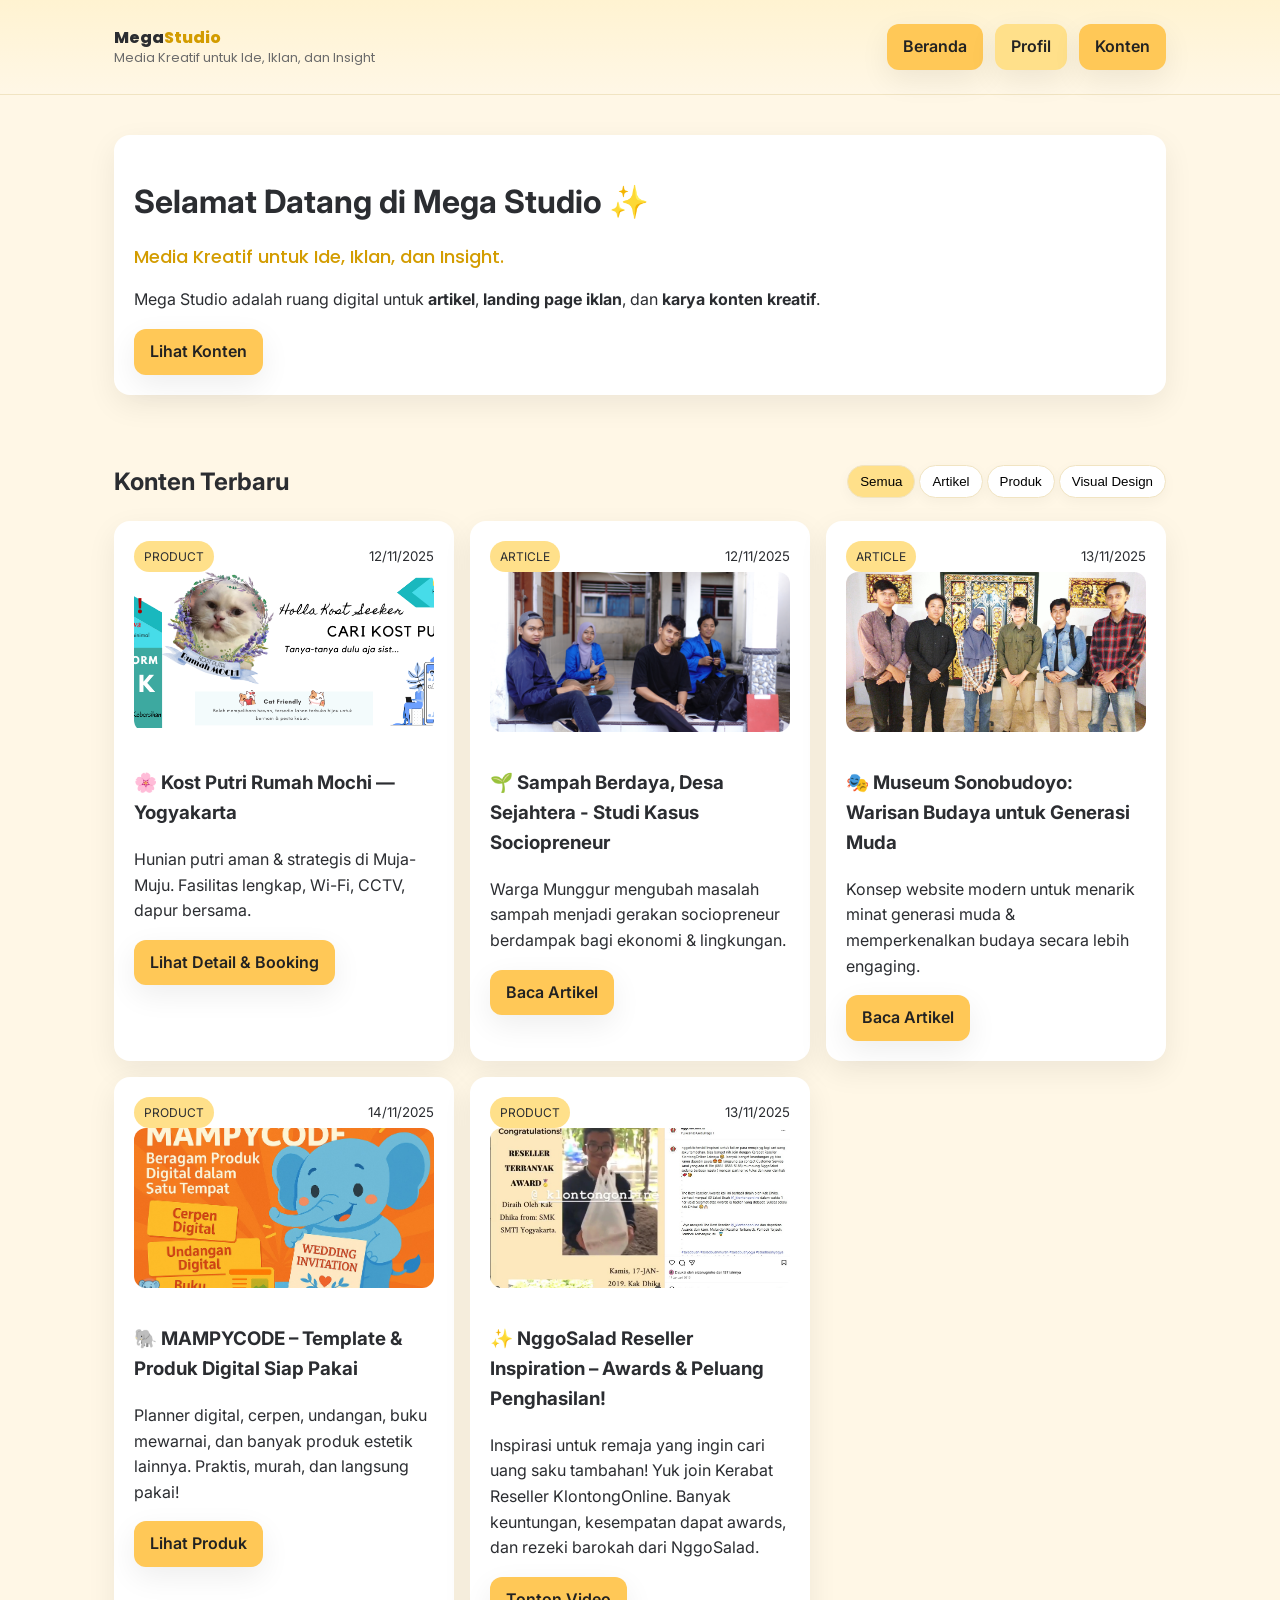
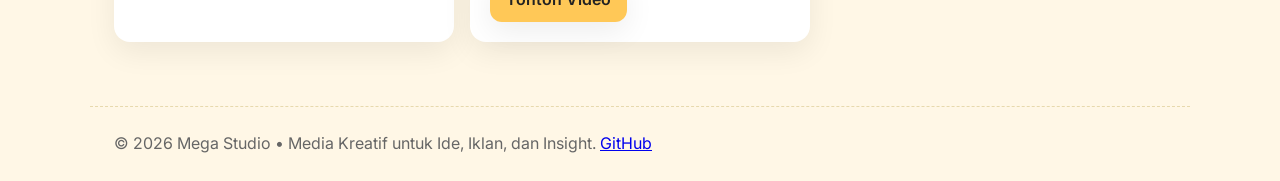
<file: index.html>
<!doctype html>
<html lang="id">
<head>
  <meta charset="utf-8">
  <meta name="viewport" content="width=device-width, initial-scale=1">

  <title>MegaStudio — Media Kreatif untuk Ide, Iklan, dan Insight</title>
  
  <!-- SEO Utama -->
  <meta name="description" content="MegaStudio adalah ruang digital untuk artikel, landing page iklan, dan karya konten kreatif. Hadir sebagai media kreatif untuk ide, iklan, dan insight.">
  <meta name="keywords" content="artikel, landing page, konten digital, megastudio, jasa konten, desain, pemasaran digital">
  <meta name="author" content="MegaStudio">
   <!-- rebuild -->
  <!-- Canonical URL -->
  <link rel="canonical" href="https://ega-yuli.github.io/megastudio">

  <!-- Open Graph (untuk preview di WhatsApp, Facebook) -->
  <meta property="og:title" content="MegaStudio — Media Kreatif untuk Ide, Iklan, dan Insight">
  <meta property="og:description" content="Media kreatif untuk artikel, landing page, produk, dan insight digital.">
  <meta property="og:image" content="https://ega-yuli.github.io/megastudio/assets/img/og-banner.jpg">
  <meta property="og:url" content="https://ega-yuli.github.io/megastudio">
  <meta property="og:type" content="website">

  <!-- Twitter Card -->
  <meta name="twitter:card" content="summary_large_image">
  <meta name="twitter:title" content="MegaStudio — Media Kreatif untuk Ide, Iklan, dan Insight">
  <meta name="twitter:description" content="Ruang digital untuk artikel, landing page, dan karya konten kreatif.">
  <meta name="twitter:image" content="https://ega-yuli.github.io/megastudio/assets/img/banner.png">

  <!-- JSON-LD (Schema.org) untuk SEO Google -->
  <script type="application/ld+json">
  {
    "@context": "https://schema.org",
    "@type": "WebSite",
    "name": "MegaStudio",
    "url": "https://ega-yuli.github.io/megastudio",
    "description": "Media kreatif untuk artikel, landing page iklan, dan karya konten kreatif.",
    "publisher": {
      "@type": "Organization",
      "name": "MegaStudio"
    }
  }
  </script>

  <!-- Google tag (gtag.js) -->
  <script async src="https://www.googletagmanager.com/gtag/js?id=G-271N5VDY4J"></script>
  <script>
    window.dataLayer = window.dataLayer || [];
    function gtag(){dataLayer.push(arguments);}
    gtag('js', new Date());

    gtag('config', 'G-271N5VDY4J');
  </script>

  <!-- Fonts & Styles -->
  <link rel="preconnect" href="https://fonts.googleapis.com">
  <link href="https://fonts.googleapis.com/css2?family=Inter:wght@400;600&family=Poppins:wght@600;700&display=swap" rel="stylesheet">
  <link rel="stylesheet" href="assets/style.css">
  <link rel="stylesheet" href="https://cdnjs.cloudflare.com/ajax/libs/font-awesome/6.5.0/css/all.min.css">

  <!-- Google Search Console Verification -->
  <meta name="google-site-verification" content="9eh9Wz8AyoGqllI-QD3E3LhLz7m4baIB3uU6fOEN6kQ" /> 
</head>

<body>
  <nav class="nav">
    <div class="container nav-inner">
      <div class="brand">Mega<span class="brand-accent">Studio</span>
      <span class="tagline">Media Kreatif untuk Ide, Iklan, dan Insight</span></div>
      <div class="nav-links">
        <a href="index.html" class="btn">Beranda</a>
        <a href="profile.html" class="btn btn-light">Profil</a>
        <a href="#konten" class="btn">Konten</a>
      </div>
    </div>
  </nav>

  <header class="hero container">
    <div class="card">
      <h1>Selamat Datang di Mega Studio ✨</h1>
      <p class="tagline-hero">Media Kreatif untuk Ide, Iklan, dan Insight.</p>
<p>Mega Studio adalah ruang digital untuk <strong>artikel</strong>, <strong>landing page iklan</strong>, dan <strong>karya konten kreatif</strong>.</p>
      <a class="btn" href="#konten">Lihat Konten</a>
    </div>
  </header>

  <main class="container" id="konten">
    <section class="section-head">
      <h2>Konten Terbaru</h2>
      <div class="filters">
        <button class="chip active" data-filter="all">Semua</button>
        <button class="chip" data-filter="article">Artikel</button>
        <button class="chip" data-filter="product">Produk</button>
        <button class="chip" data-filter="product">Visual Design</button>
      </div>
    </section>
    <section class="grid" id="postsGrid"></section>
  </main>

  <footer class="footer container">
    © <span id="y"></span>  Mega Studio • Media Kreatif untuk Ide, Iklan, dan Insight.
    <a href="https://github.com/Ega-Yuli" target="_blank" rel="noreferrer">GitHub</a>
  </footer>

  <script src="assets/app.js"></script>
</body>
</html>
</file>
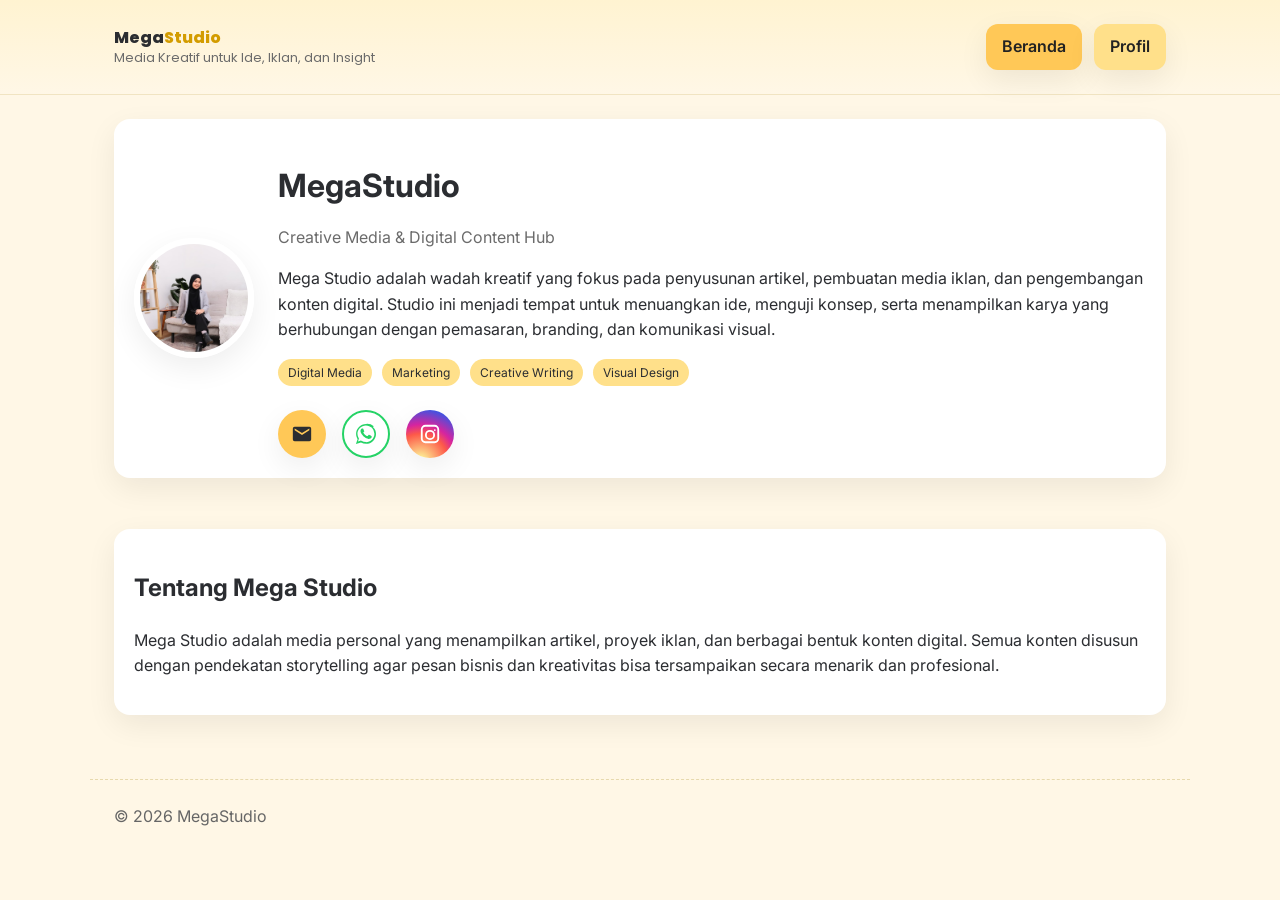
<file: profile.html>
<!doctype html>
<html lang="id">
<head>
  <meta charset="utf-8">
  <meta name="viewport" content="width=device-width, initial-scale=1">
  <title>MegaStudio — Profil</title>
  <link rel="preconnect" href="https://fonts.googleapis.com">
  <link href="https://fonts.googleapis.com/css2?family=Inter:wght@400;600&family=Poppins:wght@600;700&display=swap" rel="stylesheet">
  <link rel="stylesheet" href="assets/style.css">
</head>
<body>
  <nav class="nav">
    <div class="container nav-inner">
      <div class="brand">Mega<span class="brand-accent">Studio</span>
       <span class="tagline">Media Kreatif untuk Ide, Iklan, dan Insight</span></div>
      <div class="nav-links">
        <a href="index.html" class="btn">Beranda</a>
        <a href="profile.html" class="btn btn-light">Profil</a>
      </div>
    </div>
  </nav>

  <main class="container">
    <div class="card profile">
      <img class="avatar" src="assets/img/pp-jauh.jpeg" alt="Foto Pemilik">
      <div>
        <h1>MegaStudio</h1>
        <p class="subtitle">Creative Media & Digital Content Hub</p>
        <p>Mega Studio adalah wadah kreatif yang fokus pada penyusunan artikel, pembuatan media iklan, dan pengembangan konten digital.
      Studio ini menjadi tempat untuk menuangkan ide, menguji konsep, serta menampilkan karya yang berhubungan dengan pemasaran, branding, dan komunikasi visual.</p>
        <div class="badges">
          <span class="badge">Digital Media</span>
          <span class="badge">Marketing</span>
          <span class="badge">Creative Writing</span>
          <span class="badge">Visual Design</span>
        </div>
        <br>
        <div class="contacts">
          <!-- Email -->
          <a class="icon-btn" href="mailto:megawatiyuli9@gmail.com" title="Email" aria-label="Email">
            <svg width="22" height="22" viewBox="0 0 24 24" fill="currentColor" aria-hidden="true">
              <path d="M20 4H4a2 2 0 0 0-2 2v12a2 2 0 0 0 2 2h16a2 2 0 0 0 2-2V6a2 2 0 0 0-2-2Zm0 4-8 5-8-5V6l8 5 8-5v2Z"/>
            </svg>
          </a>

          <!-- WhatsApp -->
          <a class="icon-btn whatsapp" href="https://wa.me/6283104901677" target="_blank" rel="noreferrer" title="WhatsApp" aria-label="WhatsApp">
            <svg width="22" height="22" viewBox="0 0 24 24" fill="currentColor" aria-hidden="true">
              <path d="M20.52 3.48A11.86 11.86 0 0 0 12.06 1C6.07 1 1.2 5.87 1.2 11.86c0 2.09.55 4.04 1.6 5.77L1 23l5.53-1.78a10.6 10.6 0 0 0 5.53 1.55h.01c5.99 0 10.86-4.87 10.86-10.86 0-2.87-1.12-5.56-3.41-7.43Zm-8.46 17.3c-1.82 0-3.6-.49-5.15-1.42l-.37-.22-3.28 1.05 1.08-3.17-.24-.39a9.19 9.19 0 0 1-1.43-4.77c0-5.1 4.15-9.25 9.25-9.25 2.47 0 4.79.96 6.54 2.7a9.2 9.2 0 0 1 2.71 6.54c0 5.1-4.15 9.23-9.25 9.23Zm5.44-6.91c-.3-.15-1.77-.87-2.04-.97-.27-.1-.47-.15-.67.15-.2.3-.77.96-.94 1.16-.17.2-.35.23-.65.08-.3-.15-1.26-.46-2.4-1.48-.88-.78-1.47-1.74-1.64-2.04-.17-.3-.02-.46.13-.61.13-.13.3-.35.45-.52.15-.17.2-.3.3-.5.1-.2.05-.38-.02-.53-.08-.15-.67-1.6-.92-2.2-.24-.57-.48-.49-.67-.5h-.57c-.2 0-.53.08-.81.38-.27.3-1.06 1.04-1.06 2.54 0 1.5 1.09 2.95 1.24 3.15.15.2 2.14 3.26 5.18 4.57.72.31 1.28.5 1.72.64.72.23 1.38.2 1.9.12.58-.09 1.77-.72 2.02-1.42.25-.7.25-1.3.17-1.42-.07-.12-.27-.2-.57-.35Z"/>
            </svg>
          </a>

          <!-- Instagram -->
          <a class="icon-btn instagram" href="https://instagram.com/ega.jn" target="_blank" rel="noreferrer" title="Instagram" aria-label="Instagram">
            <svg width="22" height="22" viewBox="0 0 24 24" fill="currentColor" aria-hidden="true">
              <path d="M7 2h10a5 5 0 0 1 5 5v10a5 5 0 0 1-5 5H7a5 5 0 0 1-5-5V7a5 5 0 0 1 5-5Zm0 2a3 3 0 0 0-3 3v10a3 3 0 0 0 3 3h10a3 3 0 0 0 3-3V7a3 3 0 0 0-3-3H7Zm5 3.5a5.5 5.5 0 1 1 0 11 5.5 5.5 0 0 1 0-11Zm0 2a3.5 3.5 0 1 0 .001 7.001A3.5 3.5 0 0 0 12 9.5Zm5.25-2.75a1 1 0 1 1 0 2 1 1 0 0 1 0-2Z"/>
            </svg>
          </a>
        </div>

      </div>
    </div>
<br></br>
    <div class="card">
      <h2>Tentang Mega Studio</h2>
      <p>Mega Studio adalah media personal yang menampilkan artikel, proyek iklan, dan berbagai bentuk konten digital. 
  Semua konten disusun dengan pendekatan storytelling agar pesan bisnis dan kreativitas bisa tersampaikan secara menarik dan profesional.</p>
    </div>
  </main>

  <footer class="footer container">
    © <span id="y"></span> MegaStudio
  </footer>
  <script>document.getElementById('y').textContent=new Date().getFullYear()</script>
</body>
</html>
</file>
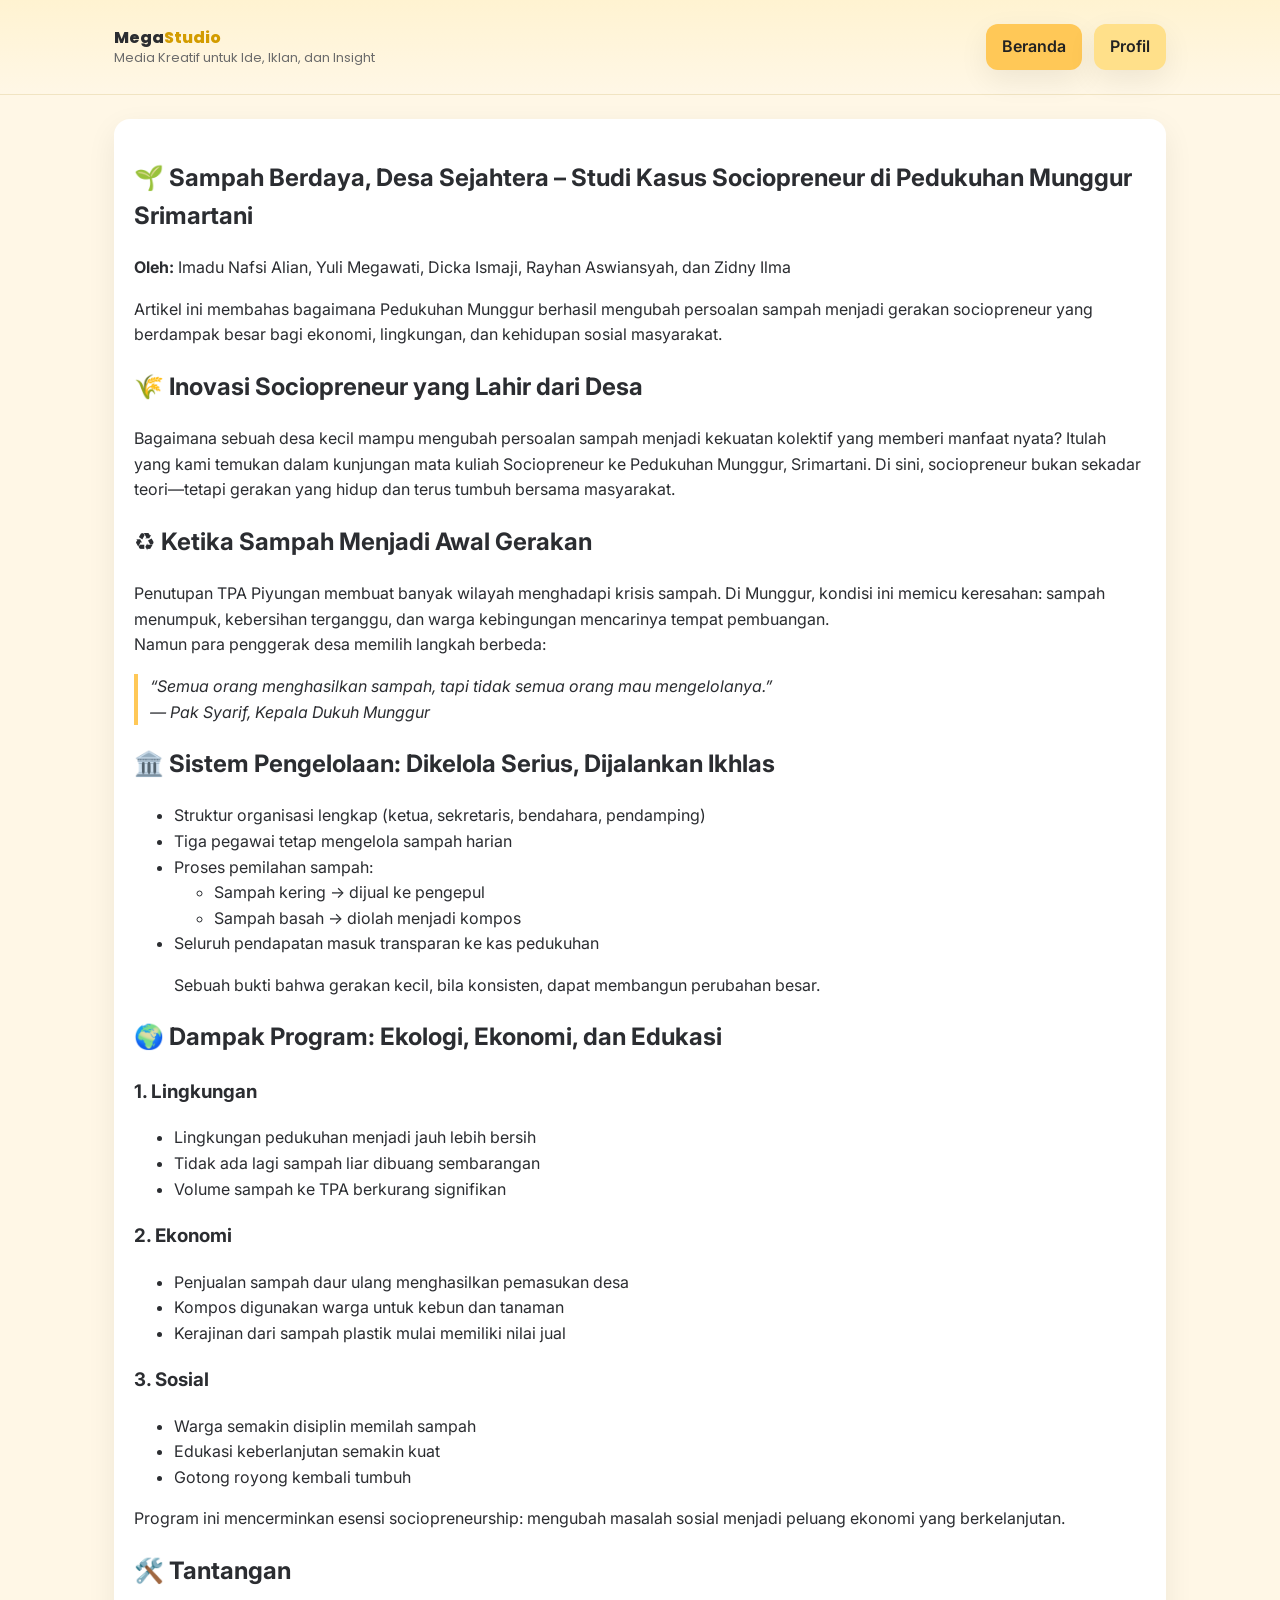
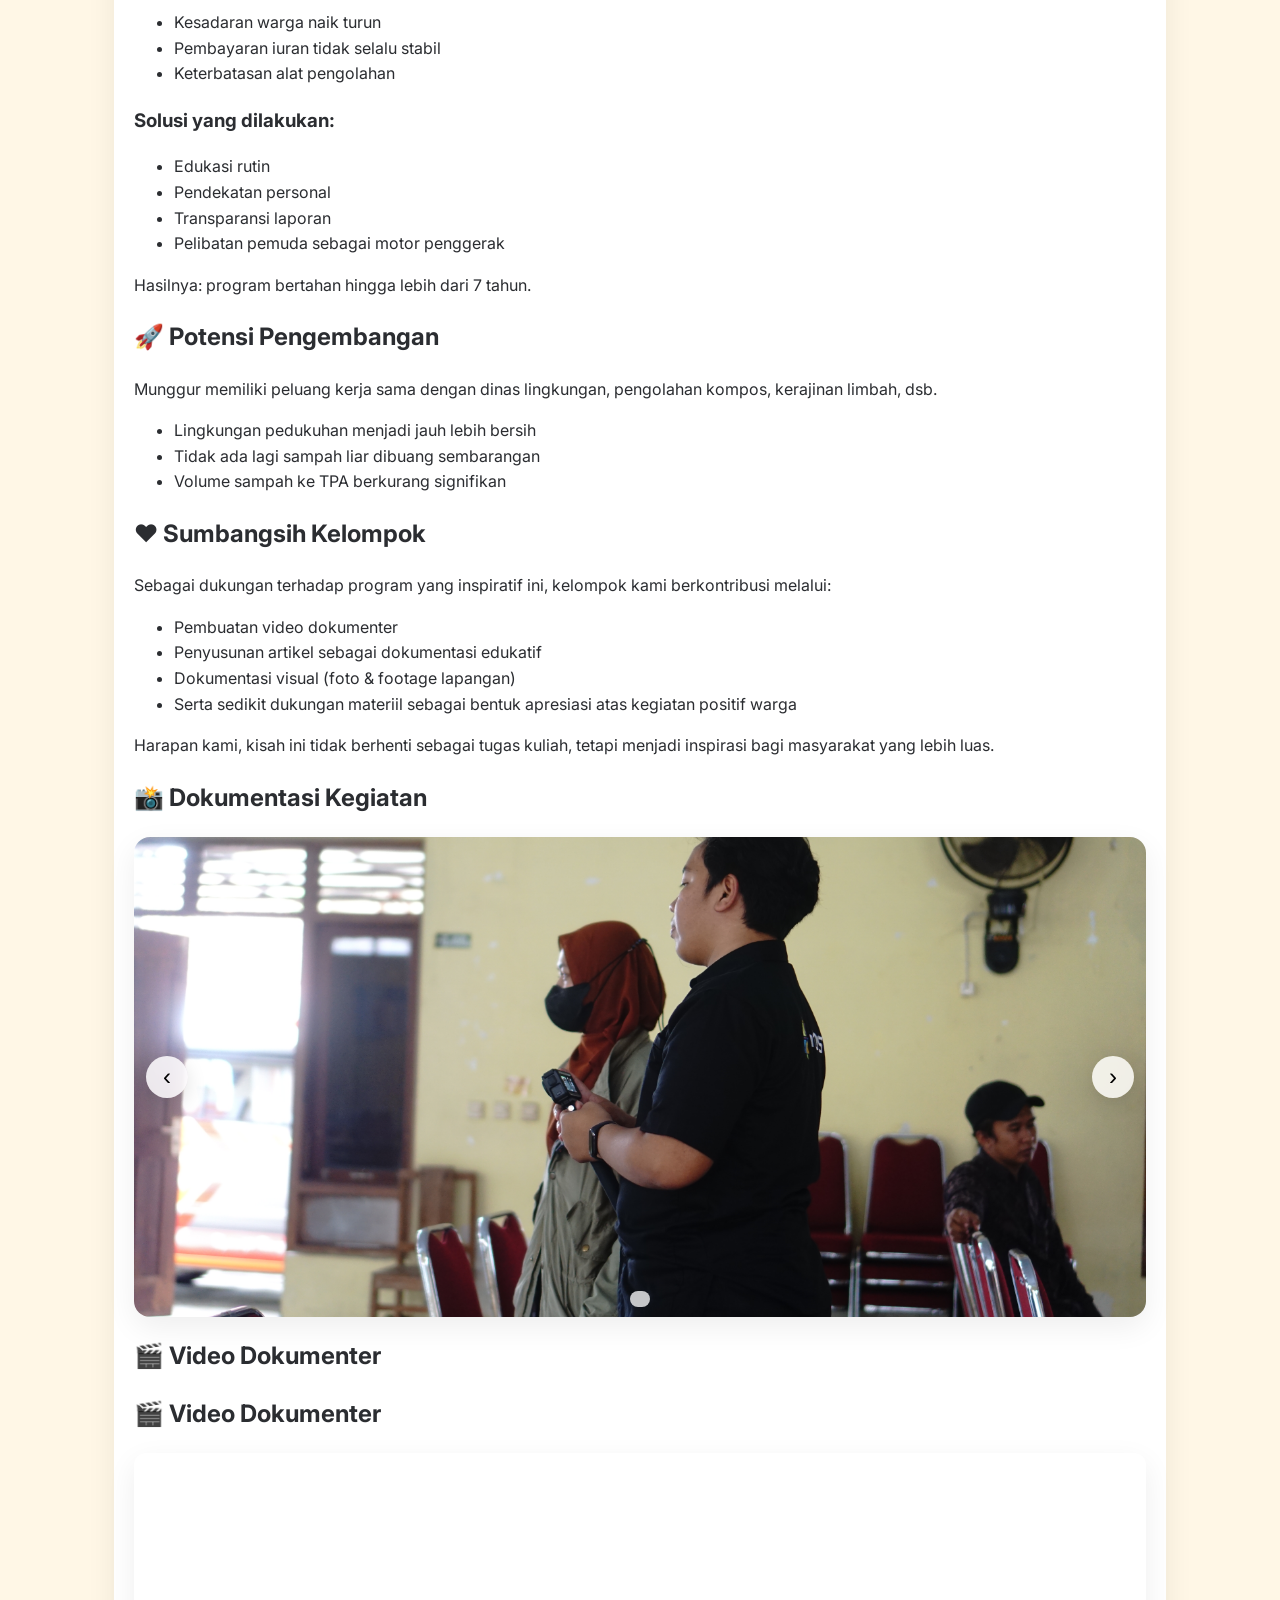
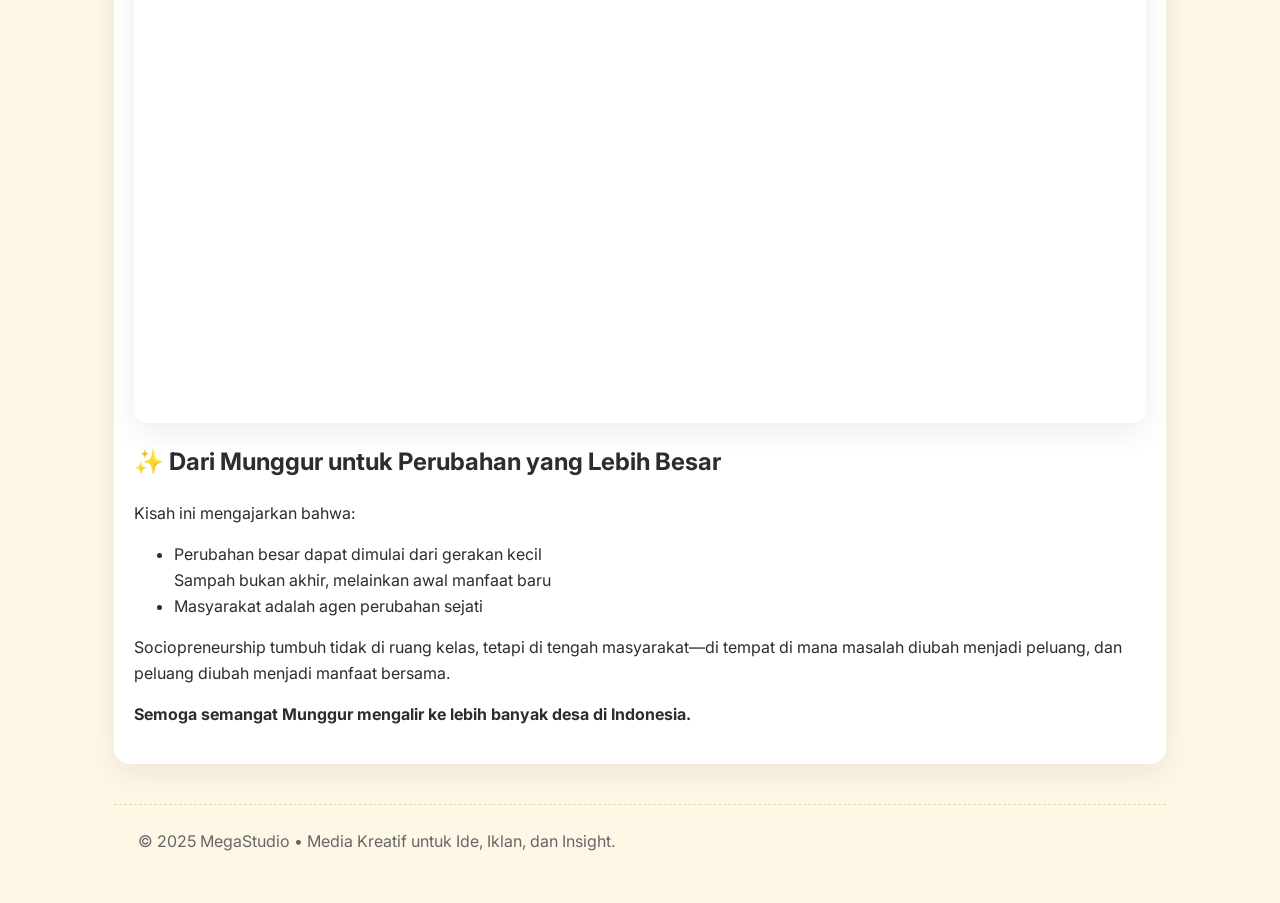
<file: Pages/sociopreneur-munggur.html>
<!doctype html>
<html lang="id">
<head>
  <meta charset="utf-8">
  <meta name="viewport" content="width=device-width, initial-scale=1">

  <!-- 🧠 SEO Dasar -->
  <title>Sampah Berdaya, Desa Sejahtera – Gerakan Sociopreneur Munggur</title>
  <meta 
    name="description" 
    content="Kisah warga Pedukuhan Munggur yang mengubah persoalan sampah menjadi gerakan sociopreneur berkelanjutan, berdampak pada ekonomi, lingkungan, dan masyarakat."
  >
  <meta 
    name="keywords" 
    content="sociopreneur, sampah berdaya, pengelolaan sampah desa, pemberdayaan masyarakat, Pedukuhan Munggur, Srimartani, gerakan sosial, eco village"
  >
  <meta name="author" content="MegaStudio">
  <meta name="robots" content="index, follow">

  <!-- 🔗 Canonical -->
  <link rel="canonical" href="https://ega-yuli.github.io/megastudio/Pages/sociopreneur-munggur.html">

  <!-- 📣 Open Graph -->
  <meta property="og:type" content="article">
  <meta property="og:title" content="Sampah Berdaya, Desa Sejahtera – Gerakan Sociopreneur Munggur">
  <meta 
    property="og:description" 
    content="Bagaimana warga Munggur mengubah sampah menjadi gerakan sociopreneur yang membawa manfaat ekonomi dan lingkungan. Sebuah inspirasi dari desa."
  >
  <meta property="og:url" content="https://ega-yuli.github.io/megastudio/Pages/sociopreneur-munggur.html">
  <meta property="og:image" content="https://ega-yuli.github.io/megastudio/assets/img/munggur/cover.jpg">

  <!-- 🐦 Twitter Card -->
  <meta name="twitter:card" content="summary_large_image">
  <meta name="twitter:title" content="Sampah Berdaya, Desa Sejahtera – Gerakan Sociopreneur Munggur">
  <meta 
    name="twitter:description" 
    content="Warga Pedukuhan Munggur berhasil mengubah sampah menjadi gerakan sociopreneur yang berkelanjutan. Inovasi desa yang menginspirasi."
  >
  <meta name="twitter:image" content="https://ega-yuli.github.io/megastudio/assets/img/munggur/cover.jpg">

  <!-- 🔤 Fonts -->
  <link rel="preconnect" href="https://fonts.googleapis.com">
  <link href="https://fonts.googleapis.com/css2?family=Inter:wght@400;600&family=Poppins:wght@600;700&display=swap" rel="stylesheet">

  <!-- 🎨 CSS -->
  <link rel="stylesheet" href="../assets/style.css">

  <!-- 📦 Schema.org – Article structured data -->
  <script type="application/ld+json">
  {
    "@context": "https://schema.org",
    "@type": "Article",
    "headline": "Sampah Berdaya, Desa Sejahtera – Gerakan Sociopreneur Pedukuhan Munggur",
    "author": {
      "@type": "Person",
      "name": "MegaStudio"
    },
    "image": "https://ega-yuli.github.io/megastudio/assets/img/sociopreneur/sampul.JPG
    "publisher": {
      "@type": "Organization",
      "name": "MegaStudio"
    },
    "description": "Kisah bagaimana warga Pedukuhan Munggur menginisiasi gerakan sociopreneur berbasis pengelolaan sampah yang membawa dampak ekonomi, sosial, dan lingkungan."
  }
  </script>

</head>

<body>

  <nav class="nav">
    <div class="container nav-inner">
      <div class="brand">Mega<span class="brand-accent">Studio</span>
      <span class="tagline">Media Kreatif untuk Ide, Iklan, dan Insight</span></div>
      <div class="nav-links">
        <a href="../index.html" class="btn">Beranda</a>
        <a href="../profile.html" class="btn btn-light">Profil</a>
      </div>
    </div>
  </nav>

  <main class="container">
    <article class="card">

      <h1>🌱 Sampah Berdaya, Desa Sejahtera – Studi Kasus Sociopreneur di Pedukuhan Munggur Srimartani</h1>
      <p><strong>Oleh:</strong> Imadu Nafsi Alian, Yuli Megawati, Dicka Ismaji, Rayhan Aswiansyah, dan Zidny Ilma</p>

      <p>Artikel ini membahas bagaimana Pedukuhan Munggur berhasil mengubah persoalan sampah menjadi gerakan sociopreneur yang berdampak besar bagi ekonomi, lingkungan, dan kehidupan sosial masyarakat.</p>

      <h2>🌾 Inovasi Sociopreneur yang Lahir dari Desa</h2>
      <p>Bagaimana sebuah desa kecil mampu mengubah persoalan sampah menjadi kekuatan kolektif yang memberi manfaat nyata?
Itulah yang kami temukan dalam kunjungan mata kuliah Sociopreneur ke Pedukuhan Munggur, Srimartani.
Di sini, sociopreneur bukan sekadar teori—tetapi gerakan yang hidup dan terus tumbuh bersama masyarakat.</p>

      <h2>♻️ Ketika Sampah Menjadi Awal Gerakan</h2>
      <p>Penutupan TPA Piyungan membuat banyak wilayah menghadapi krisis sampah. Di Munggur, kondisi ini memicu keresahan: sampah menumpuk, kebersihan terganggu, dan warga kebingungan mencarinya tempat pembuangan.<br>Namun para penggerak desa memilih langkah berbeda:</p>

      <blockquote>“Semua orang menghasilkan sampah, tapi tidak semua orang mau mengelolanya.”
      <br>— Pak Syarif, Kepala Dukuh Munggur</blockquote>

      <h2>🏛️ Sistem Pengelolaan: Dikelola Serius, Dijalankan Ikhlas</h2>
      <ul>
        <li>Struktur organisasi lengkap (ketua, sekretaris, bendahara, pendamping)</li>
        <li>Tiga pegawai tetap mengelola sampah harian</li>
        <li>Proses pemilahan sampah:</li>
        <ul>
            <li>Sampah kering → dijual ke pengepul</li>
            <li>Sampah basah → diolah menjadi kompos</li>
        </ul>
        <li>Seluruh pendapatan masuk transparan ke kas pedukuhan</li>
        <p>Sebuah bukti bahwa gerakan kecil, bila konsisten, dapat membangun perubahan besar.</p>
      </ul>

      <h2>🌍 Dampak Program: Ekologi, Ekonomi, dan Edukasi</h2>
      <h3>1. Lingkungan</h3>
      <ul>
        <li>Lingkungan pedukuhan menjadi jauh lebih bersih</li>
        <li>Tidak ada lagi sampah liar dibuang sembarangan</li>
        <li>Volume sampah ke TPA berkurang signifikan</li>
      </ul>
      <h3>2. Ekonomi</h3>
      <ul>
        <li>Penjualan sampah daur ulang menghasilkan pemasukan desa</li>
        <li>Kompos digunakan warga untuk kebun dan tanaman</li>
        <li>Kerajinan dari sampah plastik mulai memiliki nilai jual</li>
      </ul>
      <h3>3. Sosial</h3>
      <ul>
        <li>Warga semakin disiplin memilah sampah</li>
        <li>Edukasi keberlanjutan semakin kuat</li>
        <li>Gotong royong kembali tumbuh</li>
      </ul>
      <p>Program ini mencerminkan esensi sociopreneurship:
mengubah masalah sosial menjadi peluang ekonomi yang berkelanjutan.</p>
      
<h2>🛠️ Tantangan</h2>
      <ul>
        <li>Kesadaran warga naik turun</li>
        <li>Pembayaran iuran tidak selalu stabil</li>
        <li>Keterbatasan alat pengolahan</li>
      </ul>

      <h3>Solusi yang dilakukan:</h3>
      <ul>
        <li>Edukasi rutin</li>
        <li>Pendekatan personal</li>
        <li>Transparansi laporan</li>
        <li>Pelibatan pemuda sebagai motor penggerak</li>
      </ul>
      <p>Hasilnya: program bertahan hingga lebih dari 7 tahun.</p>

      <h2>🚀 Potensi Pengembangan</h2>
      <p>Munggur memiliki peluang kerja sama dengan dinas lingkungan, pengolahan kompos, kerajinan limbah, dsb.</p>
      <ul>
        <li>Lingkungan pedukuhan menjadi jauh lebih bersih</li>
        <li>Tidak ada lagi sampah liar dibuang sembarangan</li>
        <li>Volume sampah ke TPA berkurang signifikan</li>
      </ul>
      <h2>❤️ Sumbangsih Kelompok</h2>
      <p>Sebagai dukungan terhadap program yang inspiratif ini, kelompok kami berkontribusi melalui:</p>
      <ul>
        <li>Pembuatan video dokumenter</li>
        <li>Penyusunan artikel sebagai dokumentasi edukatif</li>
        <li>Dokumentasi visual (foto & footage lapangan)</li>
        <li>Serta sedikit dukungan materiil sebagai bentuk apresiasi atas kegiatan positif warga</li>
      </ul>
      <p>Harapan kami, kisah ini tidak berhenti sebagai tugas kuliah, tetapi menjadi inspirasi bagi masyarakat yang lebih luas.</p>
      
      <h2>📸 Dokumentasi Kegiatan</h2>
        <div class="slider" id="munggurSlider">
         <div class="slides">
            <img src="../assets/img/sociopreneur/foto1.JPG" alt="Kegiatan 1" loading="lazy">
            <img src="../assets/img/sociopreneur/foto2.JPG" alt="Kegiatan 2" loading="lazy">
            <img src="../assets/img/sociopreneur/foto3.JPG" alt="Kegiatan 3" loading="lazy">
            <img src="../assets/img/sociopreneur/foto4.JPG" alt="Kegiatan 4" loading="lazy">
            <img src="../assets/img/sociopreneur/foto5.JPG" alt="Kegiatan 4" loading="lazy">
            <img src="../assets/img/sociopreneur/foto6.JPG" alt="Kegiatan 4" loading="lazy">
         </div>

          <button class="nav prev">‹</button>
          <button class="nav next">›</button>

          <div class="dots"></div>
        </div>


      <h2>🎬 Video Dokumenter</h2>
      <h2>🎬 Video Dokumenter</h2>

        <div class="video-container">
          <iframe
                src="https://www.youtube.com/embed/n8q9e9SVA3s"
                title="Video Dokumenter Sociopreneur Pedukuhan Munggur"
                frameborder="0"
                allow="accelerometer; autoplay; clipboard-write; encrypted-media; gyroscope; picture-in-picture; web-share"
                allowfullscreen>
          </iframe>
        </div>



      <h2>✨ Dari Munggur untuk Perubahan yang Lebih Besar</h2>
      <p>Kisah ini mengajarkan bahwa:</p>
      <ul>
        <li>Perubahan besar dapat dimulai dari gerakan kecil</li>
        <il>Sampah bukan akhir, melainkan awal manfaat baru</il>
        <li>Masyarakat adalah agen perubahan sejati</li>
      </ul>
      <p>Sociopreneurship tumbuh tidak di ruang kelas, tetapi di tengah masyarakat—di tempat di mana masalah diubah menjadi peluang, dan peluang diubah menjadi manfaat bersama.</p>
      <strong><p>Semoga semangat Munggur mengalir ke lebih banyak desa di Indonesia.</p></strong>
    </article>

    <footer class="footer container">
      © 2025 MegaStudio • Media Kreatif untuk Ide, Iklan, dan Insight.
    </footer>
  </main>

</body>
</html>
</file>
<file: assets/style.css>
/* Theme: Cream-Yellow */
:root{
  --cream:#FFF7E6; --yellow:#FFE08A; --amber:#FFC857; --ink:#2B2D31; --soft:#EDEDED;
  --radius:16px; --shadow:0 10px 30px rgba(0,0,0,.07);
}
*{box-sizing:border-box}
body{margin:0;background:var(--cream);color:var(--ink);font-family:Inter,system-ui;line-height:1.6}
.container{max-width:1100px;margin:0 auto;padding:24px}
.nav{position:sticky;top:0;background:linear-gradient(180deg,#FFF3D1 0%, #FFF7E6 100%);border-bottom:1px solid #f1e4c2;z-index:50}
.nav-inner{display:flex;align-items:center;justify-content:space-between}
.brand{font-weight:800;font-family:Poppins,Inter}
.brand-accent{color:#D39C00}
.nav .btn{margin-left:8px}
.btn{display:inline-block;padding:10px 16px;border-radius:12px;background:var(--amber);color:#222;text-decoration:none;font-weight:600;border:0;cursor:pointer;box-shadow:var(--shadow)}
.btn-light{background:var(--yellow)}
.hero .card{margin-top:16px}
.card{background:#fff;border-radius:var(--radius);padding:20px;box-shadow:var(--shadow)}
.grid{display:grid;gap:16px}
@media(min-width:720px){ .grid{grid-template-columns:repeat(3,1fr)}}
.badge{background:var(--yellow);padding:6px 10px;border-radius:999px;font-size:12px;margin-right:6px}
.footer{padding:24px;margin-top:40px;color:#666;border-top:1px dashed #e7d9ad}
.section-head{display:flex;align-items:center;justify-content:space-between;gap:16px}
.chip{background:#fff;border:1px solid #f1e4c2;border-radius:999px;padding:8px 12px;cursor:pointer;box-shadow:0 4px 14px rgba(0,0,0,.04)}
.chip.active{background:var(--yellow)}
.post-card img{width:100%;height:160px;object-fit:cover;border-radius:12px;margin-bottom:10px;background:#faf6ea}
.post-meta{display:flex;align-items:center;justify-content:space-between}
.profile{display:grid;gap:24px;grid-template-columns:120px 1fr;align-items:center}
.avatar{width:120px;height:120px;border-radius:100%;object-fit:cover;border:6px solid #fff;box-shadow:var(--shadow)}
.subtitle{color:#6b6b6b;margin-top:-8px}
.contacts .btn{margin-right:8px;margin-top:8px}
code{background:#fff4cc;padding:2px 6px;border-radius:6px}
.tagline {
  display:block;
  font-size:13px;
  color:#6b6b6b;
  font-weight:400;
  margin-top:-2px;
}
.tagline-hero {
  font-size:18px;
  font-weight:500;
  color:#D39C00;
  margin-top:-6px;
  margin-bottom:8px;
  font-family:Poppins,Inter;
}
/* Icon Buttons */
.icon-btn {
  display:inline-flex;
  align-items:center;
  justify-content:center;
  width:48px;
  height:48px;
  border-radius:50%;
  background:var(--amber);
  color:var(--ink);
  font-size:20px;
  text-decoration:none;
  box-shadow:var(--shadow);
  margin-right:12px;
  transition:all 0.3s ease;
}
.icon-btn:hover {
  transform:translateY(-3px);
  background:var(--yellow);
}

.icon-btn.whatsapp { color:#25D366; background:#fff; border:2px solid #25D366; }
.icon-btn.whatsapp:hover { background:#25D366; color:#fff; }

.icon-btn.instagram {
  background: radial-gradient(circle at 30% 107%, #fdf497 0%, #fdf497 5%, #fd5949 45%, #d6249f 60%, #285AEB 90%);
  color:#fff;
  border: none;
}
.icon-btn.instagram:hover {
  transform:scale(1.05);
}
.full-img { width:100%; border-radius:12px; margin-top:12px; }
.table { width:100%; border-collapse:collapse; margin-top:12px; }
.table th, .table td { border:1px solid #f1e4c2; padding:8px; text-align:left; }
.table th { background:#fff7da; }
blockquote { font-style:italic; border-left:4px solid var(--amber); margin:8px 0; padding-left:12px; }
.cta-group .btn { margin-right:8px; margin-top:8px; }
/* === Slider === */
.slider { position:relative; border-radius:16px; overflow:hidden; box-shadow:var(--shadow); }
.slider .slides { display:flex; transition:transform .45s ease; }
.slider img { width:100%; flex:0 0 100%; height:360px; object-fit:cover; background:#faf6ea; }
@media (min-width:900px){ .slider img{ height:480px; } }

.slider .nav{
  position:absolute; top:50%; transform:translateY(-50%);
  width:42px; height:42px; border-radius:999px; border:0; cursor:pointer;
  display:flex; align-items:center; justify-content:center;
  background:#ffffffd8; backdrop-filter:saturate(180%) blur(8px);
  box-shadow:0 6px 20px rgba(0,0,0,.12); font-size:24px; line-height:1;
}
.slider .prev{ left:12px; } .slider .next{ right:12px; }
.slider .nav:hover{ background:#fff; }

.slider .dots{
  position:absolute; left:50%; bottom:10px; transform:translateX(-50%);
  display:flex; gap:8px; padding:8px 10px; border-radius:999px;
  background:#ffffffc2; backdrop-filter:blur(6px);
}
.slider .dots button{
  width:10px; height:10px; border-radius:999px; border:0; cursor:pointer; background:#d0c8aa;
}
.slider .dots button.active{ background:#D39C00; }
/* Swipe helper for touch */
.slider.grabbing{ cursor:grabbing; }

.slider{position:relative;border-radius:16px;overflow:hidden;box-shadow:var(--shadow)}
.slider .slides{display:flex;transition:transform .45s ease}
.slider img{width:100%;flex:0 0 100%;height:360px;object-fit:cover;background:#faf6ea}
@media(min-width:900px){.slider img{height:480px}}
.slider .nav{position:absolute;top:50%;transform:translateY(-50%);width:42px;height:42px;border-radius:999px;border:0;cursor:pointer;display:flex;align-items:center;justify-content:center;background:#ffffffd8;backdrop-filter:saturate(180%) blur(8px);box-shadow:0 6px 20px rgba(0,0,0,.12);font-size:24px}
.slider .prev{left:12px}.slider .next{right:12px}
.slider .dots{position:absolute;left:50%;bottom:10px;transform:translateX(-50%);display:flex;gap:8px;padding:8px 10px;border-radius:999px;background:#ffffffc2}
.slider .dots button{width:10px;height:10px;border-radius:999px;border:0;background:#d0c8aa;cursor:pointer}
.slider .dots button.active{background:#D39C00}


/* ===== Warning Section ===== */
.warning {
  background: #fff8e0;
  border: 2px solid #ffd56b;
}
.warning h2 {
  color: #b84e00;
  font-weight: 700;
}
.warning ul {
  margin-left: 18px;
  line-height: 1.6;
}
.warning .safe-link {
  color: #006d32;
  font-weight: 600;
  text-decoration: underline;
}
.warning .safe-img {
  width: 100%;
  max-width: 400px;
  margin-top: 10px;
  border-radius: 10px;
  border: 2px dashed #e6c14c;
}
.warning figcaption {
  font-size: 13px;
  color: #666;
  margin-top: 4px;
  text-align: center;
}
.video-container {
  position: relative;
  width: 100%;
  padding-bottom: 56.25%; /* rasio 16:9 */
  margin-top: 16px;
  border-radius: 12px;
  overflow: hidden;
  box-shadow: var(--shadow);
}

.video-container iframe {
  position: absolute;
  width: 100%;
  height: 100%;
  border: 0;
}
.full-video {
  width: 100%;
  max-height: 480px;
  border-radius: 12px;
  background: #000;
  display: block;
}
</file>
